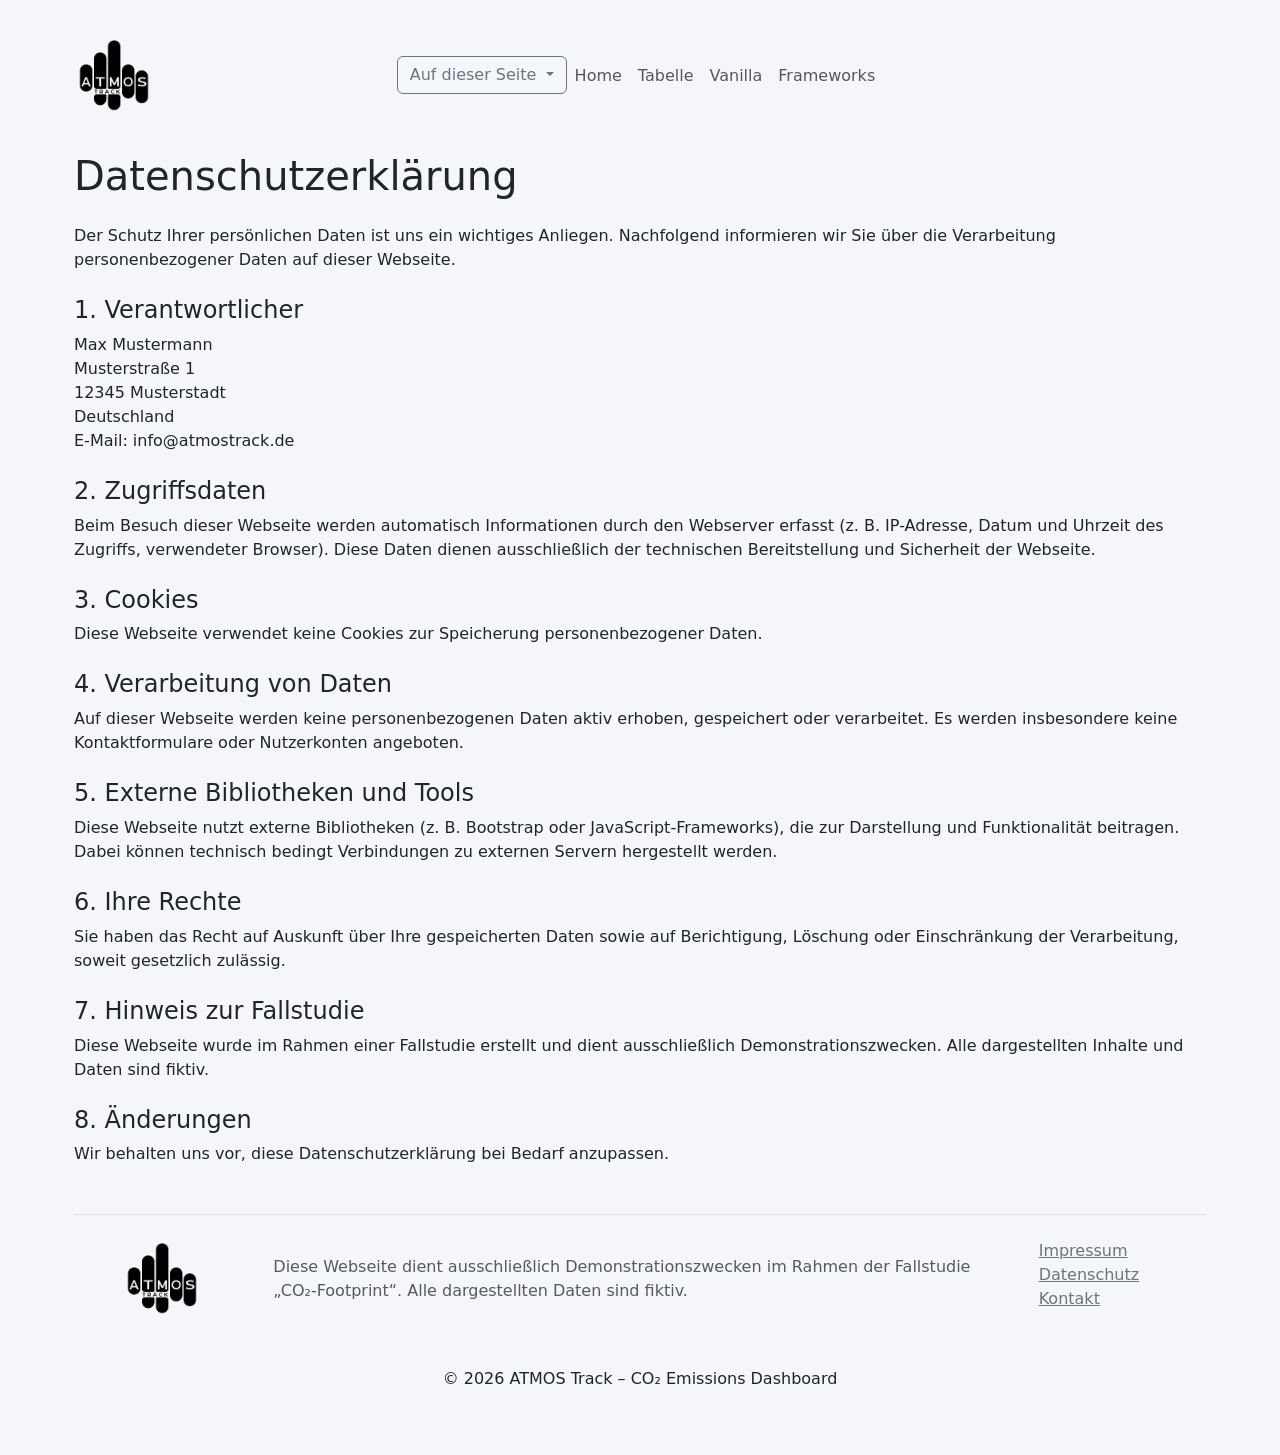
<file: datenschutz.html>
<!DOCTYPE html>
<html lang="de" dir="ltr">

<!-- Link Bootstrap CSS -->
<link href="https://cdn.jsdelivr.net/npm/bootstrap@5.3.8/dist/css/bootstrap.min.css" rel="stylesheet" integrity="sha384-sRIl4kxILFvY47J16cr9ZwB07vP4J8+LH7qKQnuqkuIAvNWLzeN8tE5YBujZqJLB" crossorigin="anonymous">
<link rel="stylesheet" href="css/stylesheet.css">

<head>
    <meta charset="UTF-8">
    <meta name="viewport" content="width=device-width, initial-scale=1.0">
    <title>ATMOS Track - CO₂-Emissionen</title>
</head>
<body>
    
    <main class="container px-1 py-5">

        <!-- Navbar -->
        <nav class="navbar navbar-expand-lg navbar-centered">
            <div class="container-fluid">
                
                <!-- Logo -->
                <a class="navbar-brand" href="home.html">
                    <img src="images/Logo.png" alt="Logo_ATMOSTRACK" height="80">
                </a>
                        
                <!-- Hamburger -->
                <button class="navbar-toggler" type="button" data-bs-toggle="collapse" data-bs-target="#navbarNav" aria-controls="navbarNav" aria-expanded="false" aria-label="Toggle navigation">
                    <span class="navbar-toggler-icon"></span>
                </button>

                <!-- Globale Navigation -->
                <div class="collapse navbar-collapse" id="navbarNav">
                    <ul class="navbar-nav">

                        <div class="dropdown">
                            <button class="btn btn-outline-secondary dropdown-toggle" type="button" data-bs-toggle="dropdown" aria-expanded="false">
                                Auf dieser Seite
                            </button>
                            <ul class="dropdown-menu">
                                <li>
                                    <a class="dropdown-item" href="#verantwortlicher">Verantwortlicher</a>
                                </li>
                                <li>
                                    <a class="dropdown-item" href="#zugriffsdaten">Zugriffsdaten</a>
                                </li>
                                <li>
                                    <a class="dropdown-item" href="#cookies">Cookies</a>
                                </li>
                                <li>
                                    <a class="dropdown-item" href="#verarbeitung">Verarbeitung von Daten</a>
                                </li>
                                <li>
                                    <a class="dropdown-item" href="#externe">Externe Bibliotheken und Tools</a>
                                </li>
                                <li>
                                    <a class="dropdown-item" href="#rechte">Ihre Rechte</a>
                                </li>
                                <li>
                                    <a class="dropdown-item" href="#hinweise">Hinweis zur Fallstudie</a>
                                </li>
                                <li>
                                    <a class="dropdown-item" href="#aenderungen">Änderungen</a>
                                </li>
                            </ul>
                        </div>

                        <li class="nav-item">
                            <a class="nav-link" href="home.html">Home</a>
                        </li>
                        <li class="nav-item">
                            <a class="nav-link" href="table.html">Tabelle</a>
                        </li>
                        <li class="nav-item">
                            <a class="nav-link" href="vanilla.html">Vanilla</a>
                        </li>
                        <li class="nav-item">
                            <a class="nav-link" href="frameworks.html">Frameworks</a>
                        </li>     
                    </ul>  
                </div>
            </div>     
        </nav>

        

        <!-- Content -->
        <h1 class="mb-4 mt-5">Datenschutzerklärung</h1>

        <p>
            Der Schutz Ihrer persönlichen Daten ist uns ein wichtiges Anliegen. 
            Nachfolgend informieren wir Sie über die Verarbeitung personenbezogener Daten auf dieser Webseite.
        </p>

        <h4 id="verantwortlicher" class="mt-4">1. Verantwortlicher</h4>
        <p>
            Max Mustermann<br>
            Musterstraße 1<br>
            12345 Musterstadt<br>
            Deutschland<br>
            E-Mail: info@atmostrack.de
        </p>

        <h4 id="zugriffsdaten" class="mt-4">2. Zugriffsdaten</h4>
        <p>
            Beim Besuch dieser Webseite werden automatisch Informationen durch den Webserver erfasst 
            (z. B. IP-Adresse, Datum und Uhrzeit des Zugriffs, verwendeter Browser). 
            Diese Daten dienen ausschließlich der technischen Bereitstellung und Sicherheit der Webseite.
        </p>

        <h4 id="cookies" class="mt-4">3. Cookies</h4>
        <p>
            Diese Webseite verwendet keine Cookies zur Speicherung personenbezogener Daten.
        </p>

        <h4 id="verarbeitung" class="mt-4">4. Verarbeitung von Daten</h4>
        <p>
            Auf dieser Webseite werden keine personenbezogenen Daten aktiv erhoben, gespeichert oder verarbeitet. 
            Es werden insbesondere keine Kontaktformulare oder Nutzerkonten angeboten.
        </p>

        <h4 id="externe" class="mt-4">5. Externe Bibliotheken und Tools</h4>
        <p>
            Diese Webseite nutzt externe Bibliotheken (z. B. Bootstrap oder JavaScript-Frameworks), 
            die zur Darstellung und Funktionalität beitragen. 
            Dabei können technisch bedingt Verbindungen zu externen Servern hergestellt werden.
        </p>

        <h4 id="rechte" class="mt-4">6. Ihre Rechte</h4>
        <p>
            Sie haben das Recht auf Auskunft über Ihre gespeicherten Daten sowie auf Berichtigung, 
            Löschung oder Einschränkung der Verarbeitung, soweit gesetzlich zulässig.
        </p>

        <h4 id="hinweise" class="mt-4">7. Hinweis zur Fallstudie</h4>
        <p>
            Diese Webseite wurde im Rahmen einer Fallstudie erstellt und dient ausschließlich Demonstrationszwecken. 
            Alle dargestellten Inhalte und Daten sind fiktiv.
        </p>

        <h4 id="aenderungen" class="mt-4">8. Änderungen</h4>
        <p>
            Wir behalten uns vor, diese Datenschutzerklärung bei Bedarf anzupassen.
        </p>




        

       



        <!-- Footer -->
        <footer class="footer mt-5 pt-4 border-top"> 
             
            <div class="row g-3 mb-5">
                <div class="col-lg-2 col-12 d-flex justify-content-center align-items-center">
                    <a href="home.html">
                        <img src="images/Logo.png" alt="Logo_ATMOSTRACK" height="80">
                    </a>
                </div>
                <div class="col-lg-8 col-12 d-flex align-items-end px-3">
                    <div class="text-muted">
                        <p>
                            Diese Webseite dient ausschließlich Demonstrationszwecken im Rahmen der 
                            Fallstudie „CO₂-Footprint“. Alle dargestellten Daten sind fiktiv.
                        </p>
                    </div>
                </div>
                <div class="col-lg-2 col-12 d-flex flex-column px-3">
                    <a class="link-secondary" href="impressum.html">Impressum</a>
                    <a class="link-secondary" href="datenschutz.html">Datenschutz</a>
                    <a class="link-secondary" href="kontakt.html">Kontakt</a>
                </div>
            </div>
            <div class="d-flex justify-content-center align-items-end">
                <p>
                    © 2026 ATMOS Track – CO₂ Emissions Dashboard
                </p>
            </div>
            
        </footer>
    </main>

</body>

<!-- Link Bootstrap JS -->
<script src="https://cdn.jsdelivr.net/npm/bootstrap@5.3.8/dist/js/bootstrap.bundle.min.js" integrity="sha384-FKyoEForCGlyvwx9Hj09JcYn3nv7wiPVlz7YYwJrWVcXK/BmnVDxM+D2scQbITxI" crossorigin="anonymous"></script>

</html>
</file>
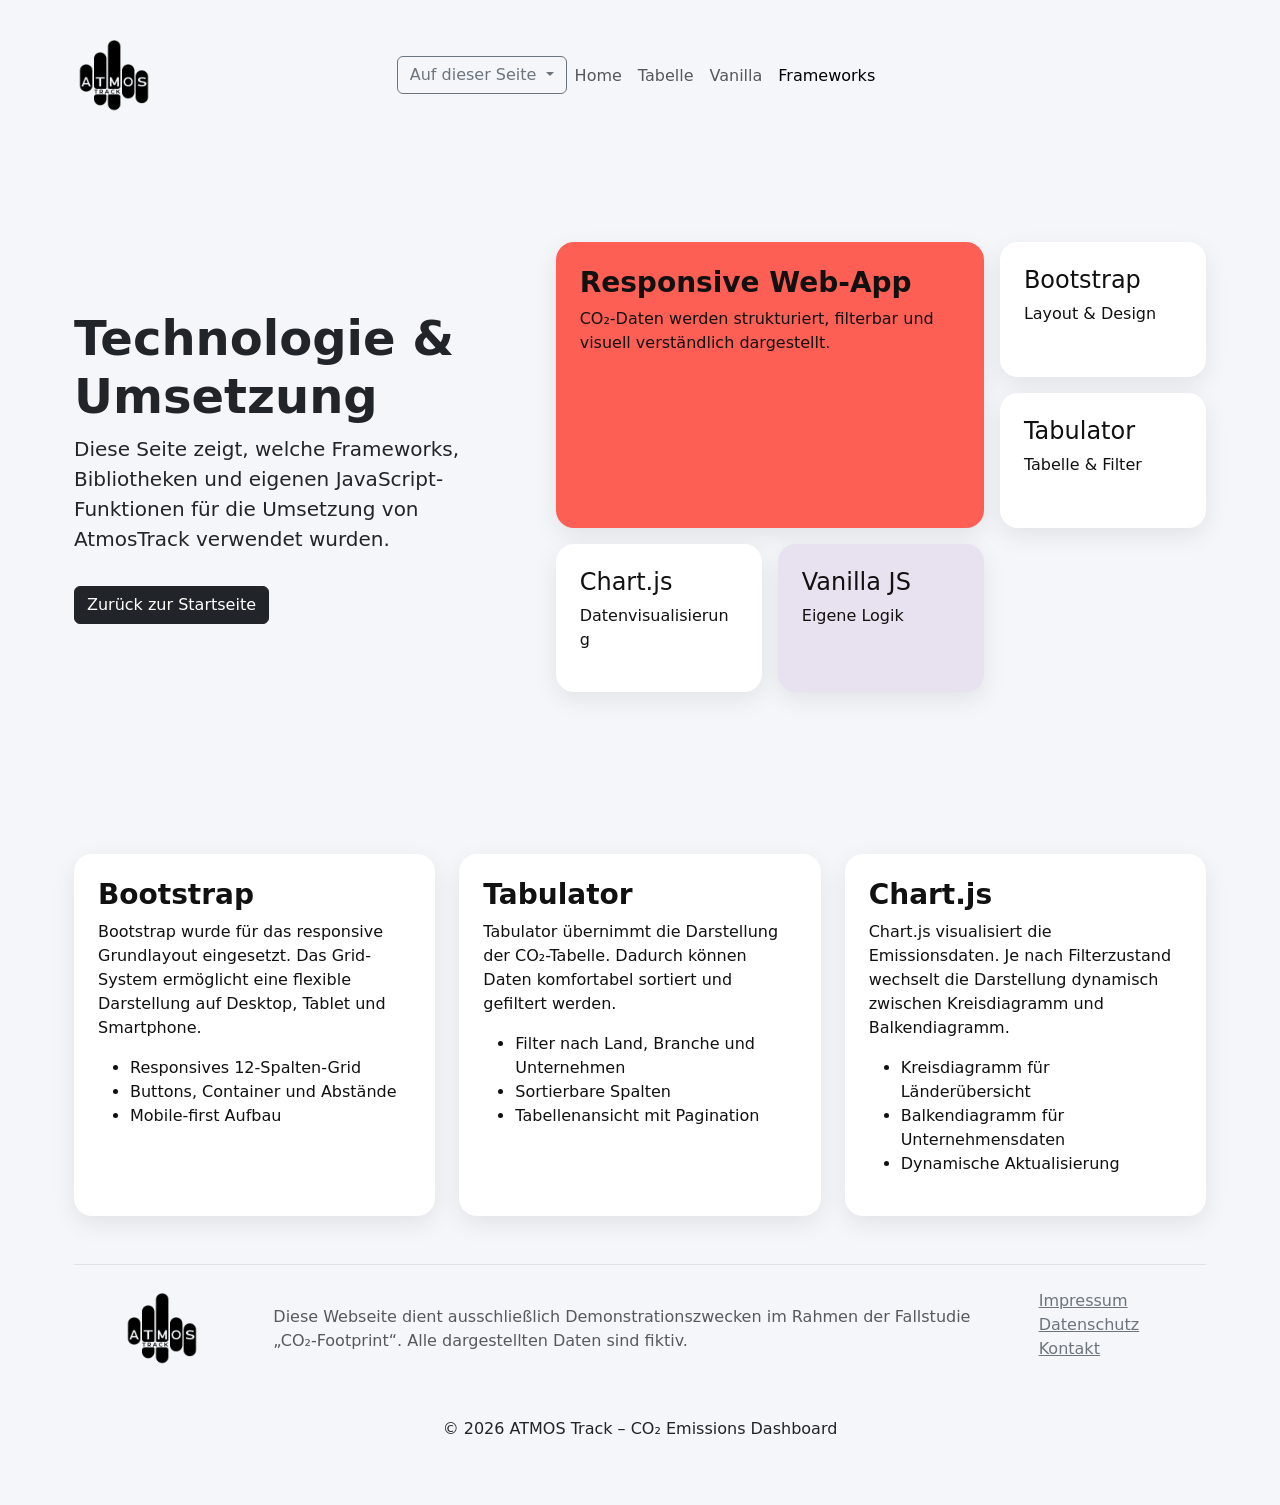
<file: frameworks.html>
<!DOCTYPE html>
<html lang="de" dir="ltr">

<!-- Link Bootstrap CSS -->
<link href="https://cdn.jsdelivr.net/npm/bootstrap@5.3.8/dist/css/bootstrap.min.css" rel="stylesheet" integrity="sha384-sRIl4kxILFvY47J16cr9ZwB07vP4J8+LH7qKQnuqkuIAvNWLzeN8tE5YBujZqJLB" crossorigin="anonymous">
<link rel="stylesheet" href="css/stylesheet.css">

<head>
    <meta charset="UTF-8">
    <meta name="viewport" content="width=device-width, initial-scale=1.0">
    <title>ATMOS Track - CO₂-Emissionen</title>
</head>
<body>
    
    <main class="container px-1 py-5">

        <!-- Navbar -->
        <nav class="navbar navbar-expand-lg navbar-centered">
            <div class="container-fluid">
                
                <!-- Logo -->
                <a class="navbar-brand" href="home.html">
                    <img src="images/Logo.png" alt="Logo_ATMOSTRACK" height="80">
                </a>
                        
                <!-- Hamburger -->
                <button class="navbar-toggler" type="button" data-bs-toggle="collapse" data-bs-target="#navbarNav" aria-controls="navbarNav" aria-expanded="false" aria-label="Toggle navigation">
                    <span class="navbar-toggler-icon"></span>
                </button>

                <!-- Globale Navigation -->
                <div class="collapse navbar-collapse" id="navbarNav">
                    <ul class="navbar-nav">

                        <div class="dropdown">
                            <button class="btn btn-outline-secondary dropdown-toggle" type="button" data-bs-toggle="dropdown" aria-expanded="false">
                                Auf dieser Seite
                            </button>
                            <ul class="dropdown-menu">
                                <li>
                                    <a class="dropdown-item" href="#uebersicht">Übersicht</a>
                                </li>
                                <li>
                                    <a class="dropdown-item" href="#aufbau">Aufbau</a>
                                </li>
                                <li>
                                    <a class="dropdown-item" href="#frameworks">Frameworks</a>
                                </li>
                            </ul>
                        </div>

                        <li class="nav-item">
                            <a class="nav-link" href="home.html">Home</a>
                        </li>
                        <li class="nav-item">
                            <a class="nav-link" href="table.html">Tabelle</a>
                        </li>
                        <li class="nav-item">
                            <a class="nav-link" href="vanilla.html">Vanilla</a>
                        </li>
                        <li class="nav-item">
                            <a class="nav-link active" aria-current="page" href="frameworks.html">Frameworks</a>
                        </li>     
                    </ul>  
                </div>
            </div>     
        </nav>

        <!-- Content 1 -->
        <section class="tech-hero my-5">
            <div class="row align-items-center g-4">

                <!-- Überschrift -->
                <div id="uebersicht" class="col-lg-5">
                    <h1 class="display-5 fw-bold">Technologie & Umsetzung</h1>
                    <p class="lead">
                        Diese Seite zeigt, welche Frameworks, Bibliotheken und eigenen JavaScript-Funktionen
                        für die Umsetzung von AtmosTrack verwendet wurden.
                    </p>
                    <a href="home.html" class="btn btn-dark mt-3">Zurück zur Startseite</a>
                </div>

                <!-- Content Grid -->
                <div id="aufbau" class="col-lg-7">
                    <div class="tech-grid">
                        <div class="card info-card p-4">
                            <h3>Responsive Web-App</h3>
                            <p>CO₂-Daten werden strukturiert, filterbar und visuell verständlich dargestellt.</p>
                        </div>
                        <div class="card p-4">
                            <h4>Bootstrap</h4>
                            <p>Layout & Design</p>
                        </div>
                        <div class="card p-4">
                            <h4>Tabulator</h4>
                            <p>Tabelle & Filter</p>
                        </div>
                        <div class="card p-4">
                            <h4>Chart.js</h4>
                            <p>Datenvisualisierung</p>
                        </div>
                        <div class="card accent-card p-4">
                            <h4>Vanilla JS</h4>
                            <p>Eigene Logik</p>
                        </div>
                    </div>
                </div>
            </div>
        </section>

        <!-- Content 2 -->
         <section id="frameworks" class="row g-4 my-5">

            <!-- Bootstrap Card -->
            <div class="col-md-6 col-xl-4">
                <div class="card p-4 h-100">
                    <h3>Bootstrap</h3>
                    <p>
                        Bootstrap wurde für das responsive Grundlayout eingesetzt. Das Grid-System ermöglicht
                        eine flexible Darstellung auf Desktop, Tablet und Smartphone.
                    </p>
                    <ul>
                        <li>Responsives 12-Spalten-Grid</li>
                        <li>Buttons, Container und Abstände</li>
                        <li>Mobile-first Aufbau</li>
                    </ul>
                </div>
            </div>

            <!-- Tabulator Card -->
            <div class="col-md-6 col-xl-4">
                <div class="card p-4 h-100">
                    <h3>Tabulator</h3>
                    <p>
                        Tabulator übernimmt die Darstellung der CO₂-Tabelle. Dadurch können Daten komfortabel
                        sortiert und gefiltert werden.
                    </p>
                    <ul>
                        <li>Filter nach Land, Branche und Unternehmen</li>
                        <li>Sortierbare Spalten</li>
                        <li>Tabellenansicht mit Pagination</li>
                    </ul>
                </div>
            </div>

            <!-- Chart Card -->
            <div class="col-md-6 col-xl-4">
                <div class="card p-4 h-100">
                    <h3>Chart.js</h3>
                    <p>
                        Chart.js visualisiert die Emissionsdaten. Je nach Filterzustand wechselt die Darstellung
                        dynamisch zwischen Kreisdiagramm und Balkendiagramm.
                    </p>
                    <ul>
                        <li>Kreisdiagramm für Länderübersicht</li>
                        <li>Balkendiagramm für Unternehmensdaten</li>
                        <li>Dynamische Aktualisierung</li>
                    </ul>
                </div>
            </div>
        </section>


        <!-- Footer -->
        <footer class="footer mt-5 pt-4 border-top"> 
             
            <div class="row g-3 mb-5">
                <div class="col-lg-2 col-12 d-flex justify-content-center align-items-center">
                    <a href="home.html">
                        <img src="images/Logo.png" alt="Logo_ATMOSTRACK" height="80">
                    </a>
                </div>
                <div class="col-lg-8 col-12 d-flex align-items-end px-3">
                    <div class="text-muted">
                        <p>
                            Diese Webseite dient ausschließlich Demonstrationszwecken im Rahmen der 
                            Fallstudie „CO₂-Footprint“. Alle dargestellten Daten sind fiktiv.
                        </p>
                    </div>
                </div>
                <div class="col-lg-2 col-12 d-flex flex-column px-3">
                    <a class="link-secondary" href="impressum.html">Impressum</a>
                    <a class="link-secondary" href="datenschutz.html">Datenschutz</a>
                    <a class="link-secondary" href="kontakt.html">Kontakt</a>
                </div>
            </div>
            <div class="d-flex justify-content-center align-items-end">
                <p>
                    © 2026 ATMOS Track – CO₂ Emissions Dashboard
                </p>
            </div>
            
        </footer>
    </main>

</body>

<!-- Link Bootstrap JS -->
<script src="https://cdn.jsdelivr.net/npm/bootstrap@5.3.8/dist/js/bootstrap.bundle.min.js" integrity="sha384-FKyoEForCGlyvwx9Hj09JcYn3nv7wiPVlz7YYwJrWVcXK/BmnVDxM+D2scQbITxI" crossorigin="anonymous"></script>

</html>
</file>
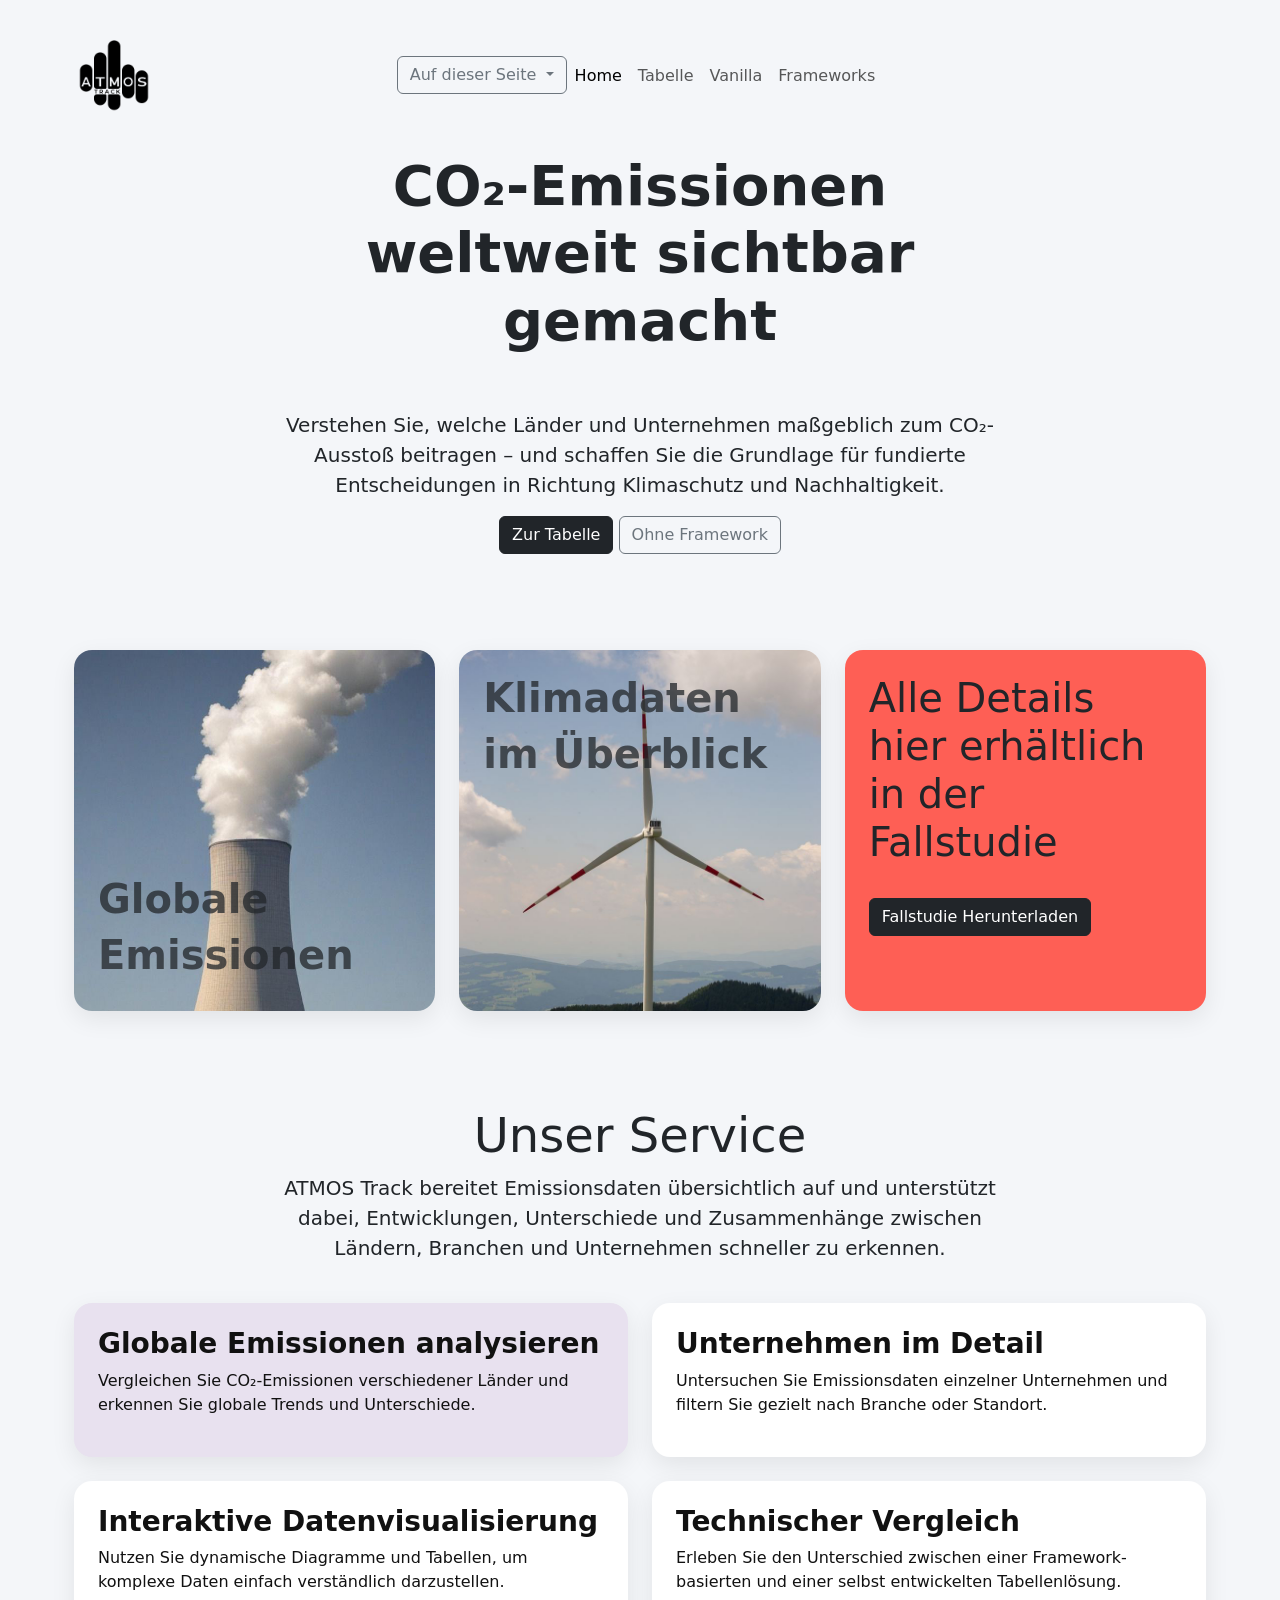
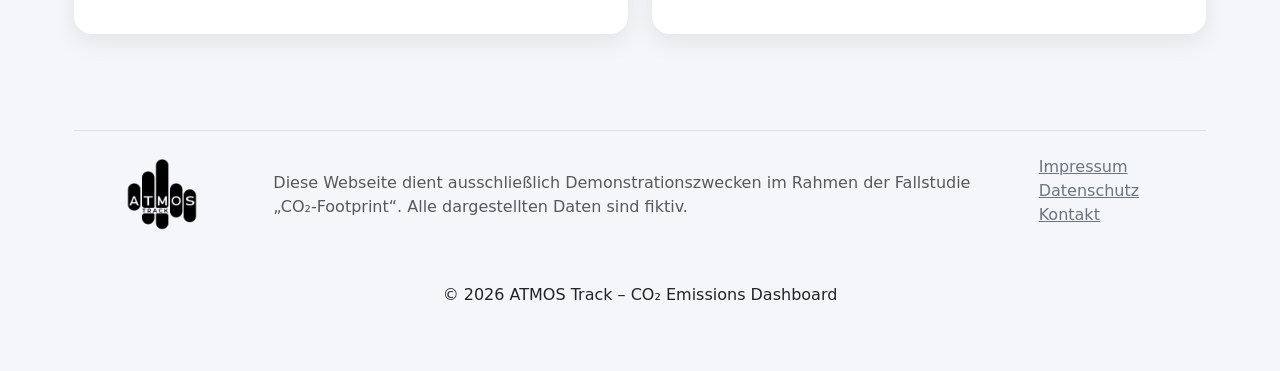
<file: home.html>
<!DOCTYPE html>
<html lang="de" dir="ltr">

<!-- Link Bootstrap CSS -->
<link href="https://cdn.jsdelivr.net/npm/bootstrap@5.3.8/dist/css/bootstrap.min.css" rel="stylesheet" integrity="sha384-sRIl4kxILFvY47J16cr9ZwB07vP4J8+LH7qKQnuqkuIAvNWLzeN8tE5YBujZqJLB" crossorigin="anonymous">
<link rel="stylesheet" href="css/stylesheet.css">

<head>
    <meta charset="UTF-8">
    <meta name="viewport" content="width=device-width, initial-scale=1.0">
    <title>ATMOS Track - CO₂-Emissionen</title>
</head>
<body>
    <main class="container px-1 py-5">
        
        <!-- Navbar -->
        <nav class="navbar navbar-expand-lg navbar-centered">
            <div class="container-fluid">
                
                <!-- Logo -->
                <a class="navbar-brand" href="home.html">
                    <img src="images/Logo.png" alt="Logo_ATMOSTRACK" height="80">
                </a>
                        
                <!-- Hamburger -->
                <button class="navbar-toggler" type="button" data-bs-toggle="collapse" data-bs-target="#navbarNav" aria-controls="navbarNav" aria-expanded="false" aria-label="Toggle navigation">
                    <span class="navbar-toggler-icon"></span>
                </button>


                <!-- Globale Navigation -->
                <div class="collapse navbar-collapse" id="navbarNav">
                    <ul class="navbar-nav">

                        <div class="dropdown">
                            <button class="btn btn-outline-secondary dropdown-toggle" type="button" data-bs-toggle="dropdown" aria-expanded="false">
                                Auf dieser Seite
                            </button>
                            <ul class="dropdown-menu">
                                <li>
                                    <a class="dropdown-item" href="#uebersicht">Übersicht</a>
                                </li>
                                <li>
                                    <a class="dropdown-item" href="#fallstudie">Fallstudie</a>
                                </li>
                                <li>
                                    <a class="dropdown-item" href="#services">Services</a>
                                </li>
                            </ul>
                        </div>

                        <li class="nav-item">
                            <a class="nav-link active" aria-current="page" href="home.html">Home</a>
                        </li>
                        <li class="nav-item">
                            <a class="nav-link" href="table.html">Tabelle</a>
                        </li>
                        <li class="nav-item">
                            <a class="nav-link" href="vanilla.html">Vanilla</a>
                        </li>
                        <li class="nav-item">
                            <a class="nav-link" href="frameworks.html">Frameworks</a>
                        </li>  
                           
                    </ul>  
                </div>
            </div>     
        </nav>

 

       
        <!-- Hero 1 -->
        <section id="uebersicht" class="hero my-5">
            <div class="row align-items-center g-4">
                <div class="col-lg-2"></div>
                <div class="col-lg-8 text-center">
                    <h1 class="display-4 fw-bold">CO₂-Emissionen weltweit sichtbar gemacht</h1>
                    <div class="py-5">
                        <p class="lead">
                        Verstehen Sie, welche Länder und Unternehmen maßgeblich zum CO₂-Ausstoß beitragen – und schaffen Sie die Grundlage für fundierte Entscheidungen in Richtung Klimaschutz und Nachhaltigkeit.
                        </p>
                        <a href="table.html" class="btn btn-dark">Zur Tabelle</a>
                        <a href="vanilla.html" class="btn btn-outline-secondary">Ohne Framework</a>
                    </div>
                </div>
                <div class="col-lg-2"></div>
            </div>
        </section>

        <!-- Content 1 -->
        <section id="fallstudie" class="row g-4 mb-5">
            <div class="col-lg-4 col-sm-6">
                <div class="card position-relative text-muted">
                    <!-- Bild -->
                    <img src="images/CO3.png" alt="Hero_Bild_1">

                    <!-- Text Overlay -->
                    <div class="card-img-overlay d-flex flex-column justify-content-end p-4">
                        <h1 class="card-title fw-bold">Globale</h1>
                        <h1 class="card-title fw-bold">Emissionen</h1>
                    </div>
                </div>
            </div>
            <div class="col-lg-4 col-sm-6">
                <div class="card position-relative text-muted">
                    <!-- Bild -->
                    <img src="images/CO4.png" alt="Hero_Bild_2">

                    <!-- Text Overlay -->
                    <div class="card-img-overlay d-flex flex-column justify-content-start p-4">
                        <h1 class="card-title fw-bold">Klimadaten</h1>
                        <h1 class="card-title fw-bold">im Überblick</h1>
                    </div>
                </div>
            </div>
            <div class="col-lg-4 col-sm-12">
                <div class="card info-card h-100">
                    <div class="p-4 text-dark">
                        <h1>Alle Details hier erhältlich in der Fallstudie</h1>
                    </div>
                    <div class="px-4 pb-4 text-white">
                        <a href="assets/20260505_Dold_Jonas_14118750_IPWA01-01.pdf" type="button" download class="btn btn-dark">Fallstudie Herunterladen</a>
                    </div>
                </div>
            </div>
        </section>

        <!-- Hero 2 -->
        <section id="services" class="hero py-5">
            <div class="row align-items-center g-4">
                <div class="col-lg-2"></div>
                <div class="col-lg-8 text-center">
                    <h1 class="display-5">Unser Service</h1>
                    <p class="lead">
                        ATMOS Track bereitet Emissionsdaten übersichtlich auf und unterstützt dabei, Entwicklungen, Unterschiede und Zusammenhänge zwischen Ländern, Branchen und Unternehmen schneller zu erkennen.
                    </p>
                </div>
                <div class="col-lg-2"></div>
                <div class="col-sm-6">
                <div class="card accent-card h-100 p-4">
                    <h3>Globale Emissionen analysieren</h3>
                    <p>Vergleichen Sie CO₂-Emissionen verschiedener Länder und erkennen Sie globale Trends und Unterschiede.</p>
                </div>
            </div>
            <div class="col-sm-6">
                <div class="card h-100 p-4">
                    <h3>Unternehmen im Detail</h3>
                    <p>Untersuchen Sie Emissionsdaten einzelner Unternehmen und filtern Sie gezielt nach Branche oder Standort.</p>
                </div>
            </div>
            <div class="col-sm-6">
                <div class="card h-100 p-4">
                    <h3>Interaktive Datenvisualisierung</h3>
                    <p>Nutzen Sie dynamische Diagramme und Tabellen, um komplexe Daten einfach verständlich darzustellen.</p>
                </div>
            </div>
            <div class="col-sm-6">
                <div class="card h-100 p-4">
                    <h3>Technischer Vergleich</h3>
                    <p>Erleben Sie den Unterschied zwischen einer Framework-basierten und einer selbst entwickelten Tabellenlösung.</p>
                </div>
            </div>
            </div>
        </section>

        <!-- Content 2 
        <section class="row g-4 mb-5">
            <div class="col-sm-6">
                <div class="card accent-card p-4">
                    <h3>Globale Emissionen analysieren</h3>
                    <p>Vergleichen Sie CO₂-Emissionen verschiedener Länder und erkennen Sie globale Trends und Unterschiede.</p>
                </div>
            </div>
            <div class="col-sm-6">
                <div class="card h-100 p-4">
                    <h3>Unternehmen im Detail</h3>
                    <p>Untersuchen Sie Emissionsdaten einzelner Unternehmen und filtern Sie gezielt nach Branche oder Standort.</p>
                </div>
            </div>
            <div class="col-sm-6">
                <div class="card h-100 p-4">
                    <h3>Interaktive Datenvisualisierung</h3>
                    <p>Nutzen Sie dynamische Diagramme und Tabellen, um komplexe Daten einfach verständlich darzustellen.</p>
                </div>
            </div>
            <div class="col-sm-6">
                <div class="card h-100 p-4">
                    <h3>Technischer Vergleich</h3>
                    <p>Erleben Sie den Unterschied zwischen einer Framework-basierten und einer selbst entwickelten Tabellenlösung.</p>
                </div>
            </div>
        </section>

        <!-- Footer -->
        <footer class="footer mt-5 pt-4 border-top"> 
            <div class="row g-3 mb-5">
                <div class="col-lg-2 col-12 d-flex justify-content-center align-items-center">
                    <a href="home.html">
                        <img src="images/Logo.png" alt="Logo_ATMOSTRACK" height="80">
                    </a>
                </div>
                <div class="col-lg-8 col-12 d-flex align-items-end px-3">
                    <div class="text-muted">
                        <p>
                            Diese Webseite dient ausschließlich Demonstrationszwecken im Rahmen der 
                            Fallstudie „CO₂-Footprint“. Alle dargestellten Daten sind fiktiv.
                        </p>
                    </div>
                </div>
                <div class="col-lg-2 col-12 d-flex flex-column px-3">
                    <a class="link-secondary" href="impressum.html">Impressum</a>
                    <a class="link-secondary" href="datenschutz.html">Datenschutz</a>
                    <a class="link-secondary" href="kontakt.html">Kontakt</a>
                </div>
            </div>
            <div class="d-flex justify-content-center align-items-end">
                <p>
                    © 2026 ATMOS Track – CO₂ Emissions Dashboard
                </p>
            </div>  
        </footer>

    </main>

</body>

<!-- Link Bootstrap JS -->
<script src="https://cdn.jsdelivr.net/npm/bootstrap@5.3.8/dist/js/bootstrap.bundle.min.js" integrity="sha384-FKyoEForCGlyvwx9Hj09JcYn3nv7wiPVlz7YYwJrWVcXK/BmnVDxM+D2scQbITxI" crossorigin="anonymous"></script>

</html>
</file>
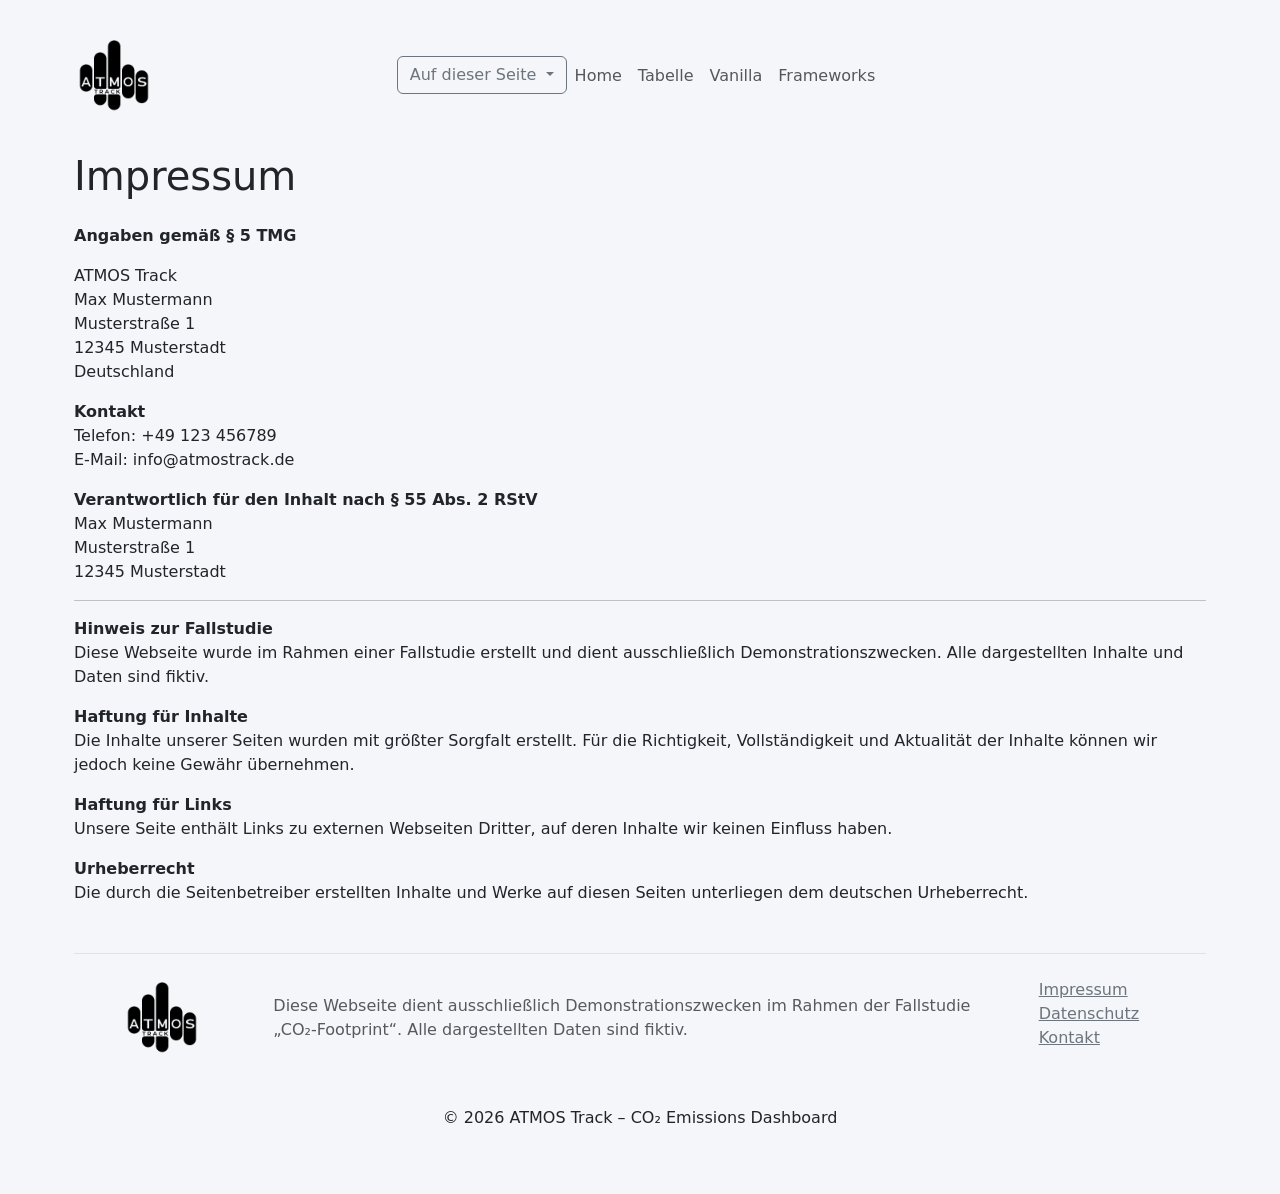
<file: impressum.html>
<!DOCTYPE html>
<html lang="de" dir="ltr">

<!-- Link Bootstrap CSS -->
<link href="https://cdn.jsdelivr.net/npm/bootstrap@5.3.8/dist/css/bootstrap.min.css" rel="stylesheet" integrity="sha384-sRIl4kxILFvY47J16cr9ZwB07vP4J8+LH7qKQnuqkuIAvNWLzeN8tE5YBujZqJLB" crossorigin="anonymous">
<link rel="stylesheet" href="css/stylesheet.css">

<head>
    <meta charset="UTF-8">
    <meta name="viewport" content="width=device-width, initial-scale=1.0">
    <title>ATMOS Track - CO₂-Emissionen</title>
</head>
<body>
    
    <main class="container px-1 py-5">

        <!-- Navbar -->
        <nav class="navbar navbar-expand-lg navbar-centered">
            <div class="container-fluid">
                
                <!-- Logo -->
                <a class="navbar-brand" href="home.html">
                    <img src="images/Logo.png" alt="Logo_ATMOSTRACK" height="80">
                </a>
                        
                <!-- Hamburger -->
                <button class="navbar-toggler" type="button" data-bs-toggle="collapse" data-bs-target="#navbarNav" aria-controls="navbarNav" aria-expanded="false" aria-label="Toggle navigation">
                    <span class="navbar-toggler-icon"></span>
                </button>

                <!-- Globale Navigation -->
                <div class="collapse navbar-collapse" id="navbarNav">
                    <ul class="navbar-nav">

                        <div class="dropdown">
                            <button class="btn btn-outline-secondary dropdown-toggle" type="button" data-bs-toggle="dropdown" aria-expanded="false">
                                Auf dieser Seite
                            </button>
                            <ul class="dropdown-menu">
                                <li>
                                    <a class="dropdown-item" href="#impressum">Impressum</a>
                                </li>
                                <li>
                                    <a class="dropdown-item" href="#kontakt">Kontakt</a>
                                </li>
                                <li>
                                    <a class="dropdown-item" href="#hinweise">Hinweise</a>
                                </li>
                            </ul>
                        </div>

                        <li class="nav-item">
                            <a class="nav-link" href="home.html">Home</a>
                        </li>
                        <li class="nav-item">
                            <a class="nav-link" href="table.html">Tabelle</a>
                        </li>
                        <li class="nav-item">
                            <a class="nav-link" href="vanilla.html">Vanilla</a>
                        </li>
                        <li class="nav-item">
                            <a class="nav-link" href="frameworks.html">Frameworks</a>
                        </li>     
                    </ul>  
                </div>
            </div>     
        </nav>

   
        <!-- Content -->
        <h1 id="impressum" class="mb-4 mt-5">Impressum</h1>

        <p><strong>Angaben gemäß § 5 TMG</strong></p>

        <p>
            ATMOS Track<br>
            Max Mustermann<br>
            Musterstraße 1<br>
            12345 Musterstadt<br>
            Deutschland
        </p>

        <p>
            <strong id="kontakt">Kontakt</strong><br>
            Telefon: +49 123 456789<br>
            E-Mail: info@atmostrack.de
        </p>

        <p>
            <strong>Verantwortlich für den Inhalt nach § 55 Abs. 2 RStV</strong><br>
            Max Mustermann<br>
            Musterstraße 1<br>
            12345 Musterstadt
        </p>

        <hr>

        <p>
            <strong id="hinweise">Hinweis zur Fallstudie</strong><br>
            Diese Webseite wurde im Rahmen einer Fallstudie erstellt und dient ausschließlich Demonstrationszwecken. 
            Alle dargestellten Inhalte und Daten sind fiktiv.
        </p>

        <p>
            <strong>Haftung für Inhalte</strong><br>
            Die Inhalte unserer Seiten wurden mit größter Sorgfalt erstellt. Für die Richtigkeit, 
            Vollständigkeit und Aktualität der Inhalte können wir jedoch keine Gewähr übernehmen.
        </p>

        <p>
            <strong>Haftung für Links</strong><br>
            Unsere Seite enthält Links zu externen Webseiten Dritter, auf deren Inhalte wir keinen Einfluss haben.
        </p>

        <p>
            <strong>Urheberrecht</strong><br>
            Die durch die Seitenbetreiber erstellten Inhalte und Werke auf diesen Seiten unterliegen dem deutschen Urheberrecht.
        </p>




        <!-- Footer -->
        <footer class="footer mt-5 pt-4 border-top"> 
             
            <div class="row g-3 mb-5">
                <div class="col-lg-2 col-12 d-flex justify-content-center align-items-center">
                    <a href="home.html">
                        <img src="images/Logo.png" alt="Logo_ATMOSTRACK" height="80">
                    </a>
                </div>
                <div class="col-lg-8 col-12 d-flex align-items-end px-3">
                    <div class="text-muted">
                        <p>
                            Diese Webseite dient ausschließlich Demonstrationszwecken im Rahmen der 
                            Fallstudie „CO₂-Footprint“. Alle dargestellten Daten sind fiktiv.
                        </p>
                    </div>
                </div>
                <div class="col-lg-2 col-12 d-flex flex-column px-3">
                    <a class="link-secondary" href="impressum.html">Impressum</a>
                    <a class="link-secondary" href="datenschutz.html">Datenschutz</a>
                    <a class="link-secondary" href="kontakt.html">Kontakt</a>
                </div>
            </div>
            <div class="d-flex justify-content-center align-items-end">
                <p>
                    © 2026 ATMOS Track – CO₂ Emissions Dashboard
                </p>
            </div>
            
        </footer>
    </main>



</body>

<!-- Link Bootstrap JS -->
<script src="https://cdn.jsdelivr.net/npm/bootstrap@5.3.8/dist/js/bootstrap.bundle.min.js" integrity="sha384-FKyoEForCGlyvwx9Hj09JcYn3nv7wiPVlz7YYwJrWVcXK/BmnVDxM+D2scQbITxI" crossorigin="anonymous"></script>

</html>
</file>
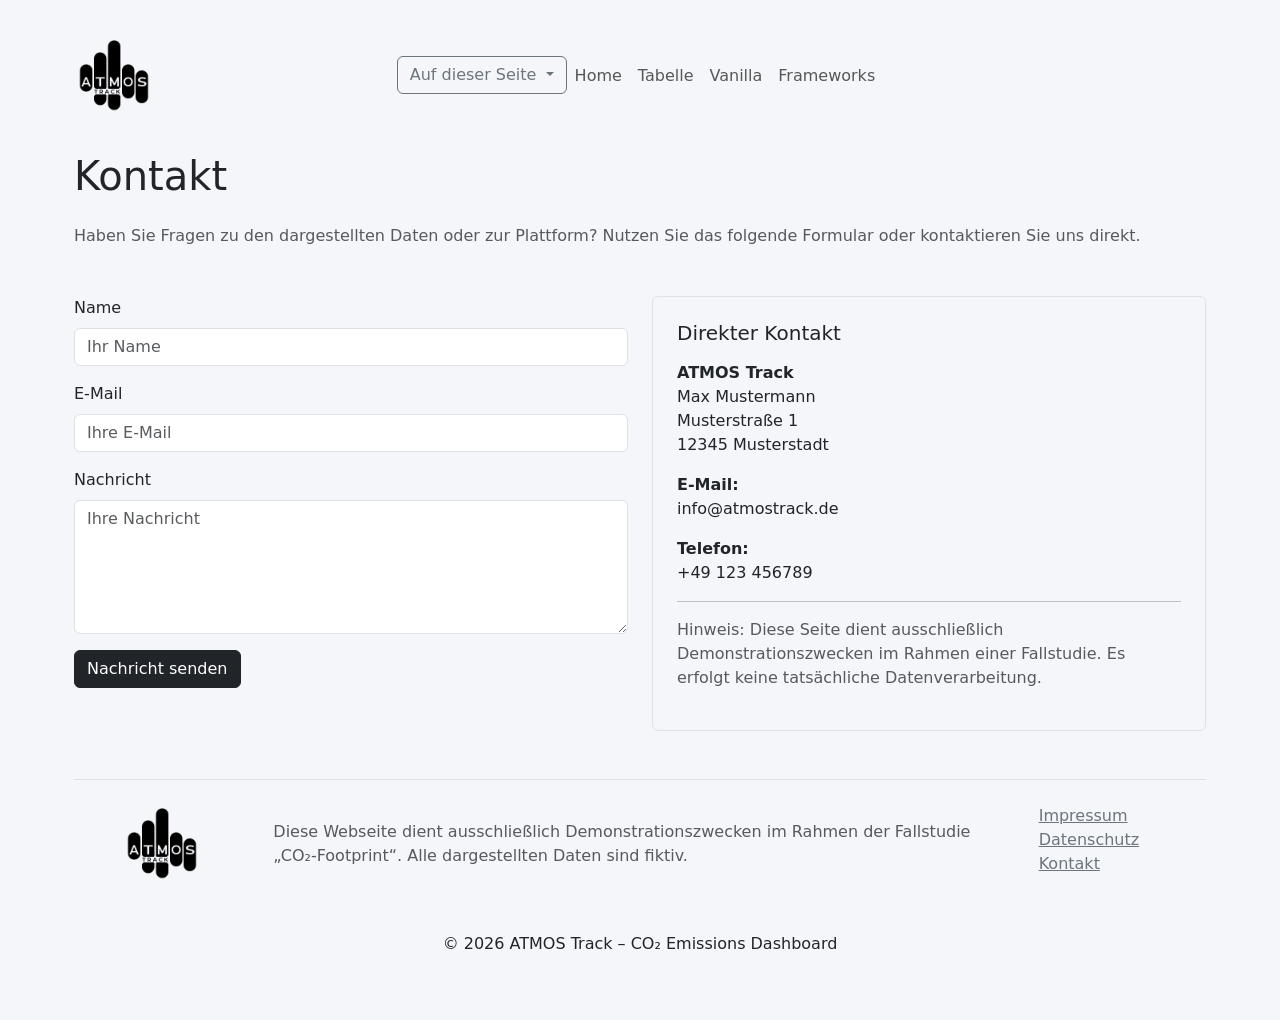
<file: kontakt.html>
<!DOCTYPE html>
<html lang="de" dir="ltr">

<!-- Link Bootstrap CSS -->
<link href="https://cdn.jsdelivr.net/npm/bootstrap@5.3.8/dist/css/bootstrap.min.css" rel="stylesheet" integrity="sha384-sRIl4kxILFvY47J16cr9ZwB07vP4J8+LH7qKQnuqkuIAvNWLzeN8tE5YBujZqJLB" crossorigin="anonymous">
<link rel="stylesheet" href="css/stylesheet.css">

<head>
    <meta charset="UTF-8">
    <meta name="viewport" content="width=device-width, initial-scale=1.0">
    <title>ATMOS Track - CO₂-Emissionen</title>
</head>
<body>
    
    <main class="container px-1 py-5">

        <!-- Navbar -->
        <nav class="navbar navbar-expand-lg navbar-centered">
            <div class="container-fluid">
                
                <!-- Logo -->
                <a class="navbar-brand" href="home.html">
                    <img src="images/Logo.png" alt="Logo_ATMOSTRACK" height="80">
                </a>
                        
                <!-- Hamburger -->
                <button class="navbar-toggler" type="button" data-bs-toggle="collapse" data-bs-target="#navbarNav" aria-controls="navbarNav" aria-expanded="false" aria-label="Toggle navigation">
                    <span class="navbar-toggler-icon"></span>
                </button>

                <!-- Globale Navigation -->
                <div class="collapse navbar-collapse" id="navbarNav">
                    <ul class="navbar-nav">

                        <div class="dropdown">
                            <button class="btn btn-outline-secondary dropdown-toggle" type="button" data-bs-toggle="dropdown" aria-expanded="false">
                                Auf dieser Seite
                            </button>
                            <ul class="dropdown-menu">
                                <li>
                                    <a class="dropdown-item" href="#formular">Formular</a>
                                </li>
                                <li>
                                    <a class="dropdown-item" href="#kontakt">Kontakt</a>
                                </li>
            
                            </ul>
                        </div>

                        <li class="nav-item">
                            <a class="nav-link" href="home.html">Home</a>
                        </li>
                        <li class="nav-item">
                            <a class="nav-link" href="table.html">Tabelle</a>
                        </li>
                        <li class="nav-item">
                            <a class="nav-link" href="vanilla.html">Vanilla</a>
                        </li>
                        <li class="nav-item">
                            <a class="nav-link" href="frameworks.html">Frameworks</a>
                        </li>     
                    </ul>  
                </div>
            </div>     
        </nav>


        <!-- Content -->
        <h1 class="mb-4 mt-5">Kontakt</h1>

        <p class="text-muted mb-5">
            Haben Sie Fragen zu den dargestellten Daten oder zur Plattform? 
            Nutzen Sie das folgende Formular oder kontaktieren Sie uns direkt.
        </p>

        <div class="row g-4">
        
            <!-- Kontaktformular -->
            <div id="formular" class="col-lg-6 col-12">
                <form>
                    <div class="mb-3">
                        <label class="form-label">Name</label>
                        <input type="text" class="form-control" placeholder="Ihr Name">
                    </div>

                    <div class="mb-3">
                        <label class="form-label">E-Mail</label>
                        <input type="email" class="form-control" placeholder="Ihre E-Mail">
                    </div>

                    <div class="mb-3">
                        <label class="form-label">Nachricht</label>
                        <textarea class="form-control" rows="5" placeholder="Ihre Nachricht"></textarea>
                    </div>

                    <button type="submit" class="btn btn-dark">
                        Nachricht senden
                    </button>
                </form>
            </div>

            <!-- Kontaktdaten -->
            <div id="kontakt" class="col-lg-6 col-12">
                <div class="p-4 border rounded h-100">
                    <h5>Direkter Kontakt</h5>

                    <p class="mt-3">
                        <strong>ATMOS Track</strong><br>
                        Max Mustermann<br>
                        Musterstraße 1<br>
                        12345 Musterstadt
                    </p>

                    <p>
                        <strong>E-Mail:</strong><br>
                        info@atmostrack.de
                    </p>

                    <p>
                        <strong>Telefon:</strong><br>
                        +49 123 456789
                    </p>

                    <hr>

                    <p class="text-muted">
                        Hinweis: Diese Seite dient ausschließlich Demonstrationszwecken im Rahmen einer Fallstudie. 
                        Es erfolgt keine tatsächliche Datenverarbeitung.
                    </p>
                </div>
            </div>

        </div>



        <!-- Footer -->
        <footer class="footer mt-5 pt-4 border-top"> 
             
            <div class="row g-3 mb-5">
                <div class="col-lg-2 col-12 d-flex justify-content-center align-items-center">
                    <a href="home.html">
                        <img src="images/Logo.png" alt="Logo_ATMOSTRACK" height="80">
                    </a>
                </div>
                <div class="col-lg-8 col-12 d-flex align-items-end px-3">
                    <div class="text-muted">
                        <p>
                            Diese Webseite dient ausschließlich Demonstrationszwecken im Rahmen der 
                            Fallstudie „CO₂-Footprint“. Alle dargestellten Daten sind fiktiv.
                        </p>
                    </div>
                </div>
                <div class="col-lg-2 col-12 d-flex flex-column px-3">
                    <a class="link-secondary" href="impressum.html">Impressum</a>
                    <a class="link-secondary" href="datenschutz.html">Datenschutz</a>
                    <a class="link-secondary" href="kontakt.html">Kontakt</a>
                </div>
            </div>
            <div class="d-flex justify-content-center align-items-end">
                <p>
                    © 2026 ATMOS Track – CO₂ Emissions Dashboard
                </p>
            </div>
            
        </footer>
    </main>



</body>

<!-- Link Bootstrap JS -->
<script src="https://cdn.jsdelivr.net/npm/bootstrap@5.3.8/dist/js/bootstrap.bundle.min.js" integrity="sha384-FKyoEForCGlyvwx9Hj09JcYn3nv7wiPVlz7YYwJrWVcXK/BmnVDxM+D2scQbITxI" crossorigin="anonymous"></script>

</html>
</file>
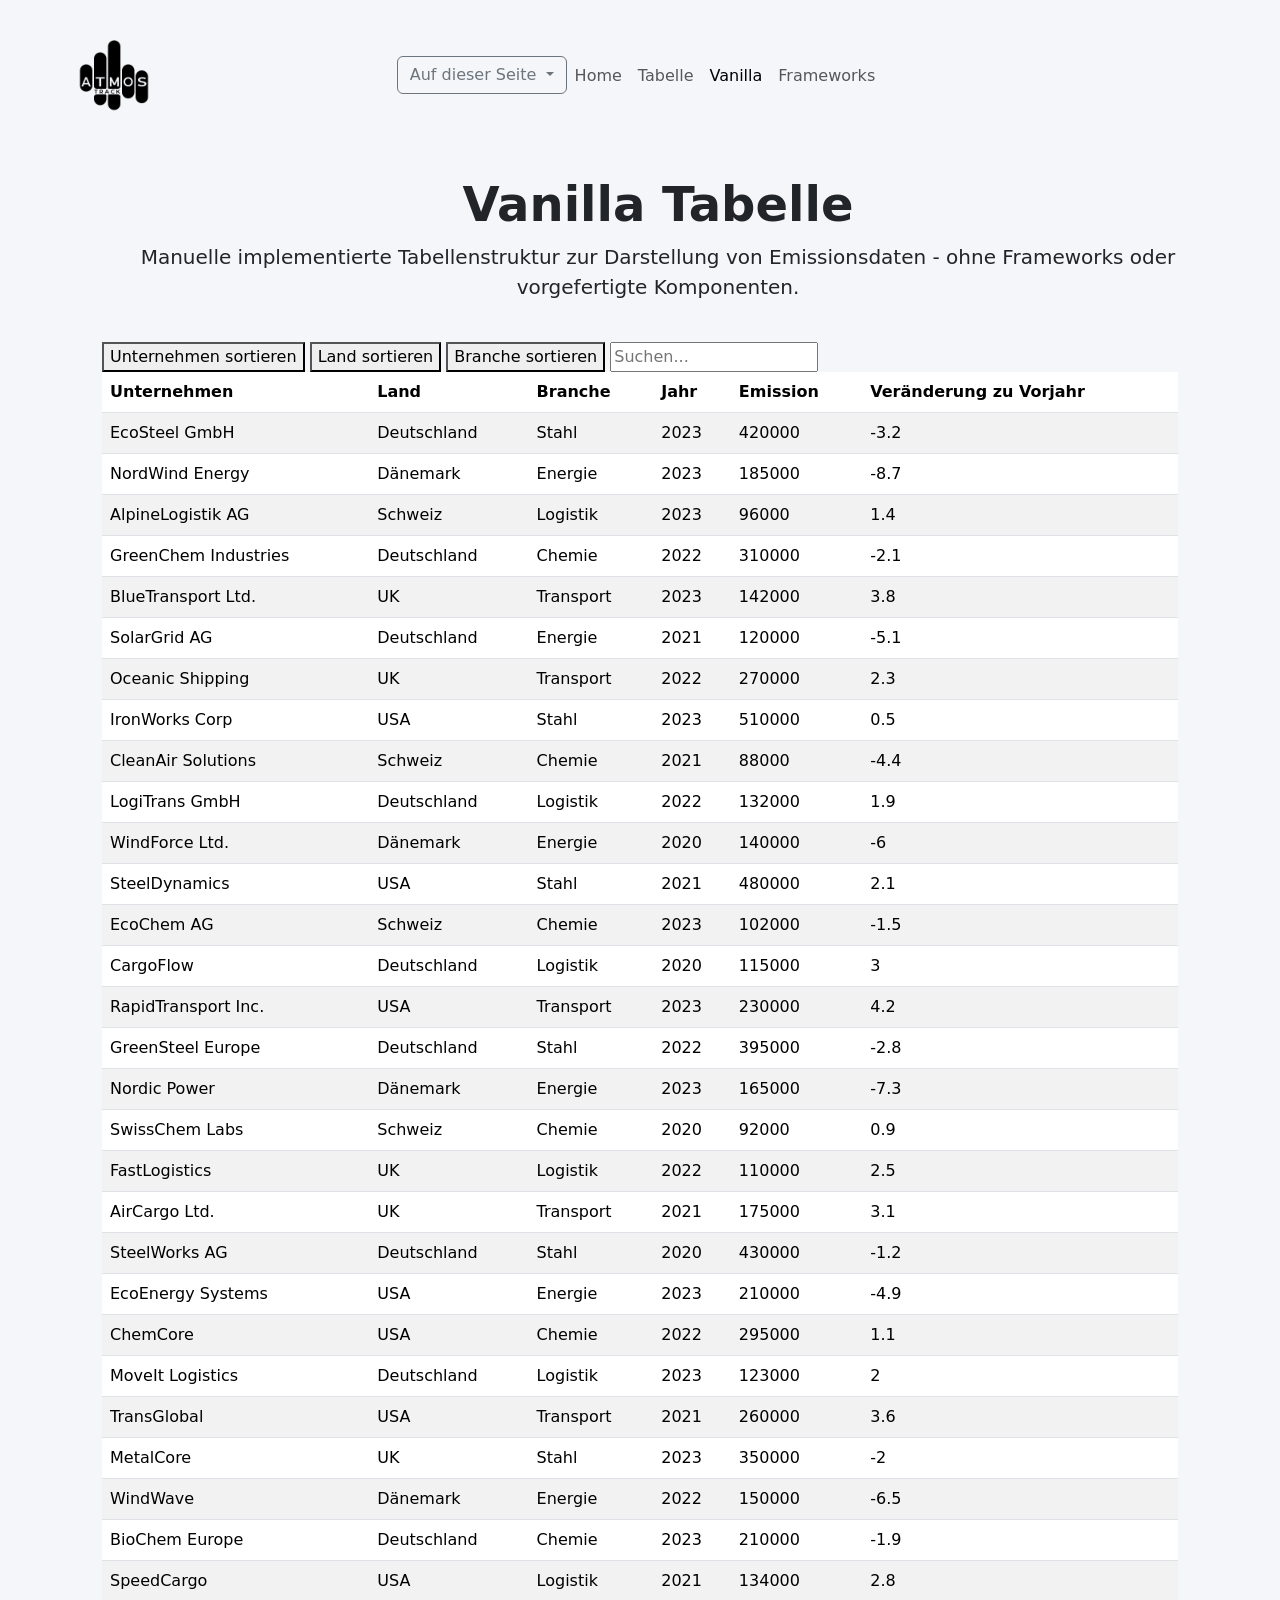
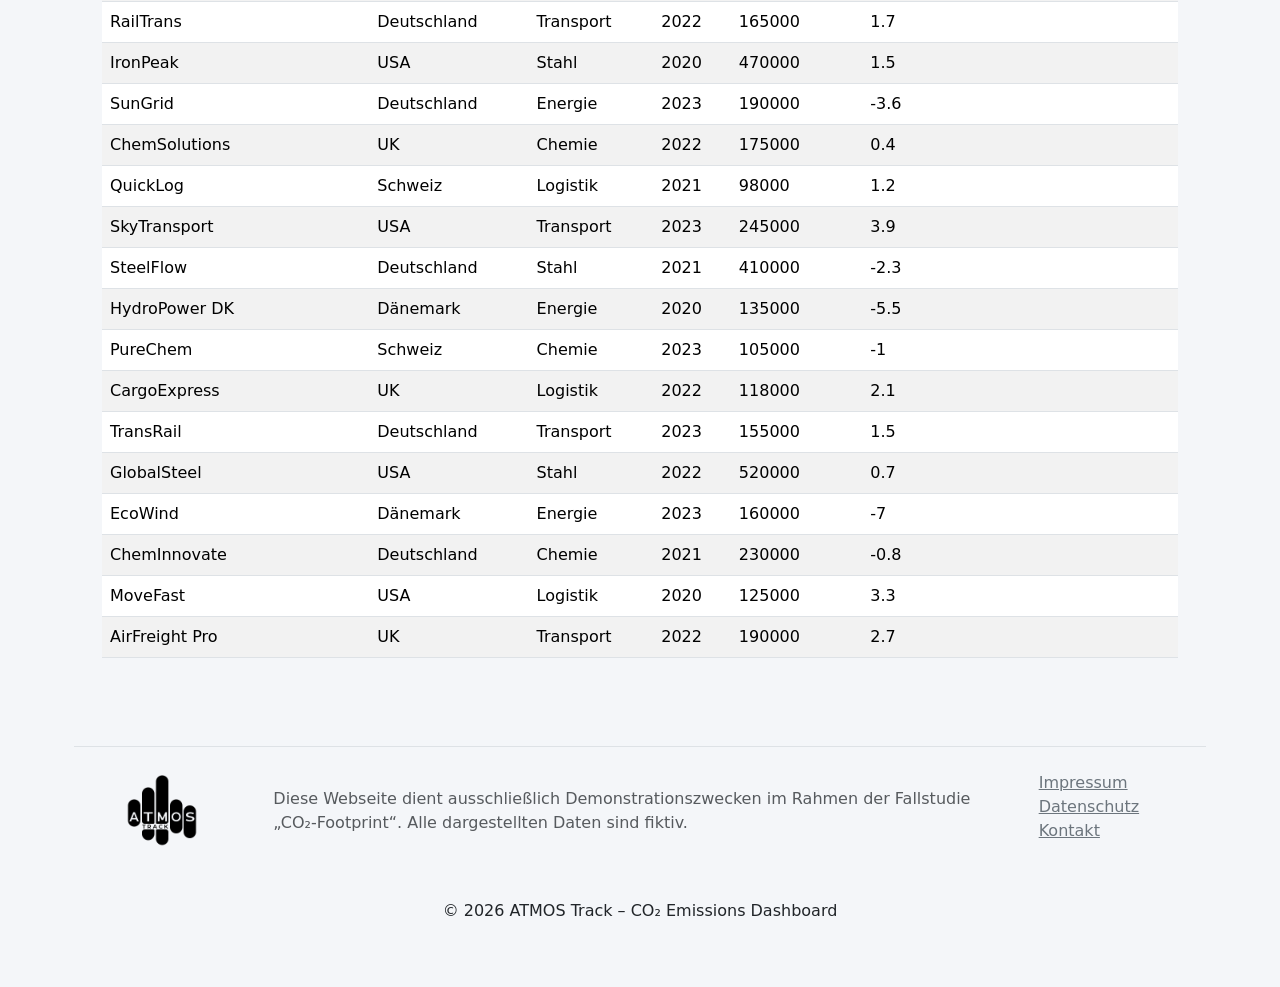
<file: vanilla.html>
<!DOCTYPE html>
<html lang="de" dir="ltr">

<!-- Link Bootstrap CSS -->
<link href="https://cdn.jsdelivr.net/npm/bootstrap@5.3.8/dist/css/bootstrap.min.css" rel="stylesheet" integrity="sha384-sRIl4kxILFvY47J16cr9ZwB07vP4J8+LH7qKQnuqkuIAvNWLzeN8tE5YBujZqJLB" crossorigin="anonymous">
<link rel="stylesheet" href="css/stylesheet.css">

<head>
    <meta charset="UTF-8">
    <meta name="viewport" content="width=device-width, initial-scale=1.0">
    <title>ATMOS Track - CO₂-Emissionen</title>
</head>
<body>
    
    <main class="container px-1 py-5">

        <!-- Navbar -->
        <nav class="navbar navbar-expand-lg navbar-centered">
            <div class="container-fluid">
                
                <!-- Logo -->
                <a class="navbar-brand" href="home.html">
                    <img src="images/Logo.png" alt="Logo_ATMOSTRACK" height="80">
                </a>
                        
                <!-- Hamburger -->
                <button class="navbar-toggler" type="button" data-bs-toggle="collapse" data-bs-target="#navbarNav" aria-controls="navbarNav" aria-expanded="false" aria-label="Toggle navigation">
                    <span class="navbar-toggler-icon"></span>
                </button>

                <!-- Globale Navigation -->
                <div class="collapse navbar-collapse" id="navbarNav">
                    <ul class="navbar-nav">

                        <div class="dropdown">
                            <button class="btn btn-outline-secondary dropdown-toggle" type="button" data-bs-toggle="dropdown" aria-expanded="false">
                                Auf dieser Seite
                            </button>
                            <ul class="dropdown-menu">
                                <li>
                                    <a class="dropdown-item" href="#uebersicht">Übersicht</a>
                                </li>
                                <li>
                                    <a class="dropdown-item" href="#table">Tabelle</a>
                                </li>
                            </ul>
                        </div>

                        <li class="nav-item">
                            <a class="nav-link" href="home.html">Home</a>
                        </li>
                        <li class="nav-item">
                            <a class="nav-link" href="table.html">Tabelle</a>
                        </li>
                        <li class="nav-item">
                            <a class="nav-link active" aria-current="page" href="vanilla.html">Vanilla</a>
                        </li>
                        <li class="nav-item">
                            <a class="nav-link" href="frameworks.html">Frameworks</a>
                        </li>     
                    </ul>  
                </div>
            </div>     
        </nav>
    
    

        <!-- Überschrift -->
        <section id="uebersicht" class="row align-items-center mt-5 pt-4">
            <div class="col-12 ps-5 text-center">
                <h1 class="display-5 fw-bold">Vanilla Tabelle</h1>
                <p1 class="lead">
                    Manuelle implementierte Tabellenstruktur zur Darstellung von Emissionsdaten - ohne Frameworks oder vorgefertigte Komponenten. 
                </p1>
            </div>
        </section>


        <!-- Container - Tabelle Manuell -->
        <div id="table" class="container px-1 pt-3">
            <div class="row g-3">
                <div class="col-lg-12">
                    <div class="section-box p-4 h-100">

                        <!-- buttons zur Sortierung-->
                        <button id="sortCompany">Unternehmen sortieren</button>
                        <button id="sortCountry">Land sortieren</button>
                        <button id="sortIndustry">Branche sortieren</button>

                        <!-- Suchleiste für Filter -->
                        <input type="text" id="searchInput" placeholder="Suchen...">
                    
                        <!-- Tabelle -->
                        <table class="table table-striped table-hover">
                            <thead>
                                <tr>
                                    <th>Unternehmen</th>
                                    <th>Land</th>
                                    <th>Branche</th>
                                    <th>Jahr</th>
                                    <th>Emission</th>
                                    <th>Veränderung zu Vorjahr</th>
                                </tr>
                            </thead>
                            <tbody id="tableBody"></tbody>
                        </table>
                    </div>
                </div>
            </div>
        </div>


        <!-- Footer -->
        <footer class="footer mt-5 pt-4 border-top"> 
            <div class="row g-3 mb-5">
                <div class="col-lg-2 col-12 d-flex justify-content-center align-items-center">
                    <a href="home.html">
                        <img src="images/Logo.png" alt="Logo_ATMOSTRACK" height="80">
                    </a>
                </div>
                <div class="col-lg-8 col-12 d-flex align-items-end px-3">
                    <div class="text-muted">
                        <p>
                            Diese Webseite dient ausschließlich Demonstrationszwecken im Rahmen der 
                            Fallstudie „CO₂-Footprint“. Alle dargestellten Daten sind fiktiv.
                        </p>
                    </div>
                </div>
                <div class="col-lg-2 col-12 d-flex flex-column px-3">
                    <a class="link-secondary" href="impressum.html">Impressum</a>
                    <a class="link-secondary" href="datenschutz.html">Datenschutz</a>
                    <a class="link-secondary" href="kontakt.html">Kontakt</a>
                </div>
            </div>
            <div class="d-flex justify-content-center align-items-end">
                <p>
                    © 2026 ATMOS Track – CO₂ Emissions Dashboard
                </p>
            </div>
        </footer>

    </main>
    
    <script src="js/vanilla.js"></script>
</body>

<!-- Link Bootstrap JS -->
<script src="https://cdn.jsdelivr.net/npm/bootstrap@5.3.8/dist/js/bootstrap.bundle.min.js" integrity="sha384-FKyoEForCGlyvwx9Hj09JcYn3nv7wiPVlz7YYwJrWVcXK/BmnVDxM+D2scQbITxI" crossorigin="anonymous"></script>

</html>
</file>
<file: css/stylesheet.css>
body {
  background-color: #f4f6f9;
}

.hero {
    min-height: 50vh;
    display: flex; 
    align-items: center;
}

.card {
    border-radius: 18px;
    overflow: hidden;
    min-height: 15vh;
    border: none;
    box-shadow: 0 8px 24px rgba(0, 0, 0, 0.08);
    color: #111;
      
    
}

.card h3,
.card h4 {
    font-weight: 700;
}


.info-card {
    background-color: #fe5f55;
    grid-column: span 2;
    grid-row: span 2;
    
}

.accent-card {
    background-color: #e8e1ef;
    
}

.chart-card {
    min-height: 30vh;
}

.tech-hero {
    min-height: 70vh;
    display: flex;
    align-items: center;
}

.tech-grid {
    display: grid;
    grid-template-columns: repeat(3,1fr);
    gap: 1rem
}






/* Ausrichtung Nav */
@media (min-width: 992px) {
    .navbar {
        position: relative;
    }

    .navbar-brand {
        position: absolute;
        left: 0;
    }

    .navbar-collapse {
        justify-content: center;
    }
}


/* Tabelle clean */
.tabulator {
    border: none !important;
    background-color: transparent !important;
    font-size: 0.95rem;
}

/* Header */
.tabulator .tabulator-header {
    background-color: transparent !important;
    border-bottom: 1px solid #dee2e6 !important;
    font-weight: 600;
}

/* Header-Zellen */
.tabulator .tabulator-col {
    background: transparent !important;
    border-right: none !important;
}


/* Zeilen */
.tabulator .tabulator-row {
    background-color: transparent !important;
    border-bottom: 1px solid #dee2e6 !important;
  
}

/* Zellen */
.tabulator .tabulator-cell {
    border-right: none !important;
    padding: 12px 10px;
}

/* Hover */
.tabulator .tabulator-row:hover {
    background-color: #f8f9fa !important;
}
.tabulator,
.tabulator .tabulator-tableholder,
.tabulator .tabulator-table,
.tabulator .tabulator-row,
.tabulator .tabulator-row.tabulator-row-even,
.tabulator .tabulator-row.tabulator-row-odd {
    background-color: transparent !important;
}




/* Filterfelder im Header dezenter */
.tabulator .tabulator-header-filter input,
.tabulator .tabulator-header-filter select {
    border: 1px solid #dee2e6;
    border-radius: 6px;
    padding: 4px 6px;
    font-size: 0.85rem;
    background-color: #fff;
}



html[dir="rtl"] .navbar-nav {
    flex-direction: row-reverse;
}
</file>
